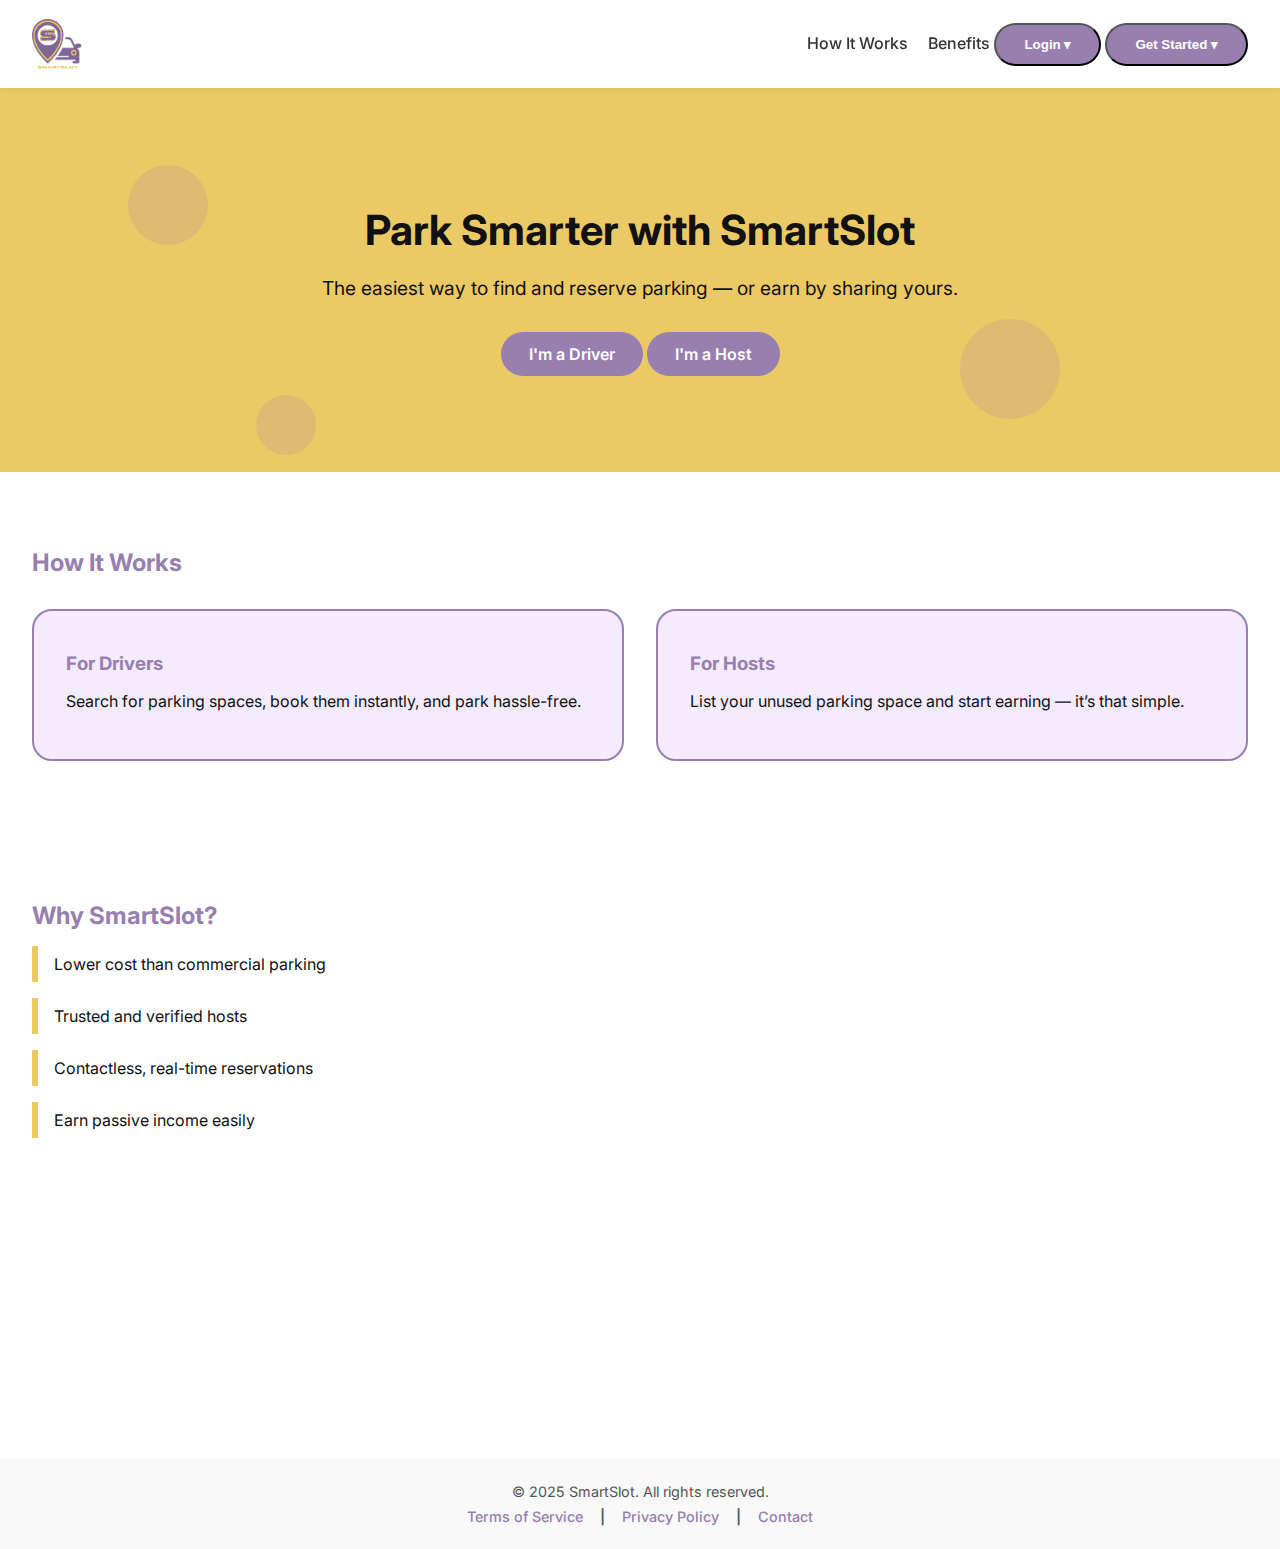
<file: index.html>
<!DOCTYPE html>
<html lang="en">
<head>
  <meta charset="UTF-8" />
  <meta name="viewport" content="width=device-width, initial-scale=1.0"/>
  <title>SmartSlot – Park Smarter</title>
  <link rel="stylesheet" href="style.css" />
  <link href="https://fonts.googleapis.com/css2?family=Inter&display=swap" rel="stylesheet">
</head>
<body>
  <header>
    <div class="logo animate">
      <img src="smartslot-logo.png" alt="SmartSlot Logo" class="logo-img">
    </div>
    <nav class="nav-dropdown">
      <a href="#how">How It Works</a>
      <a href="#benefits">Benefits</a>

      <div class="dropdown">
        <button class="btn-primary">Login ▾</button>
        <div class="dropdown-content">
          <a href="login-driver.html">As Driver</a>
          <a href="login-host.html">As Host</a>
        </div>
      </div>

      <div class="dropdown">
        <button class="btn-primary">Get Started ▾</button>
        <div class="dropdown-content">
          <a href="register-driver.html">As Driver</a>
          <a href="register-host.html">As Host</a>
        </div>
      </div>
    </nav>
  </header>

  <section class="hero animate">
    <div class="bubbles">
      <div class="bubble"></div>
      <div class="bubble"></div>
      <div class="bubble"></div>
    </div>
    <h1>Park Smarter with <span class="highlight-purple">Smart</span><span class="highlight-yellow">Slot</span></h1>
    <p>The easiest way to find and reserve parking — or earn by sharing yours.</p>

    <div class="cta-buttons">
      <a href="register-driver.html" class="btn-primary">I'm a Driver</a>
      <a href="register-host.html" class="btn-primary">I'm a Host</a>
    </div>
  </section>

  <section id="how" class="how-it-works animate">
    <h2>How It Works</h2>
    <div class="steps">
      <div class="step">
        <h3>For Drivers</h3>
        <p>Search for parking spaces, book them instantly, and park hassle-free.</p>
      </div>
      <div class="step animate">
        <h3>For Hosts</h3>
        <p>List your unused parking space and start earning — it’s that simple.</p>
      </div>
    </div>
  </section>

  <section id="benefits" class="benefits animate">
    <h2>Why SmartSlot?</h2>
    <ul>
      <li>Lower cost than commercial parking</li>
      <li>Trusted and verified hosts</li>
      <li>Contactless, real-time reservations</li>
      <li>Earn passive income easily</li>
    </ul>
  </section>

  <section id="join" class="cta animate">
    <h2>Ready to SmartSlot?</h2>
    <p>Join our community of drivers and hosts revolutionizing parking.</p>
    <div class="cta-buttons">
      <a href="register-driver.html" class="btn-pill purple">Join as Driver</a>
      <a href="register-host.html" class="btn-pill yellow">Join as Host</a>
    </div>
  </section>

<footer style="background: #f9f9f9; padding: 1.5rem 2rem; text-align: center; font-family: 'Inter', sans-serif; font-size: 0.9rem; color: #555;">
  <p style="margin: 0 0 0.5rem 0;">&copy; 2025 SmartSlot. All rights reserved.</p>
  <nav style="font-weight: 600;">
    <a href="terms-of-service.html" style="color: #977fb0; text-decoration: none; margin: 0 0.8rem;">Terms of Service</a> |
    <a href="privacy.html" style="color: #977fb0; text-decoration: none; margin: 0 0.8rem;">Privacy Policy</a> |
    <a href="contact.html" style="color: #977fb0; text-decoration: none; margin: 0 0.8rem;">Contact</a>
  </nav>
</footer>


  <script>
    const observer = new IntersectionObserver((entries) => {
      entries.forEach(entry => {
        if (entry.isIntersecting) {
          entry.target.classList.add('show');
          observer.unobserve(entry.target);
        }
      });
    }, { threshold: 0.1 });

    document.querySelectorAll('.animate').forEach(el => observer.observe(el));
  </script>
</body>
</html>
</file>
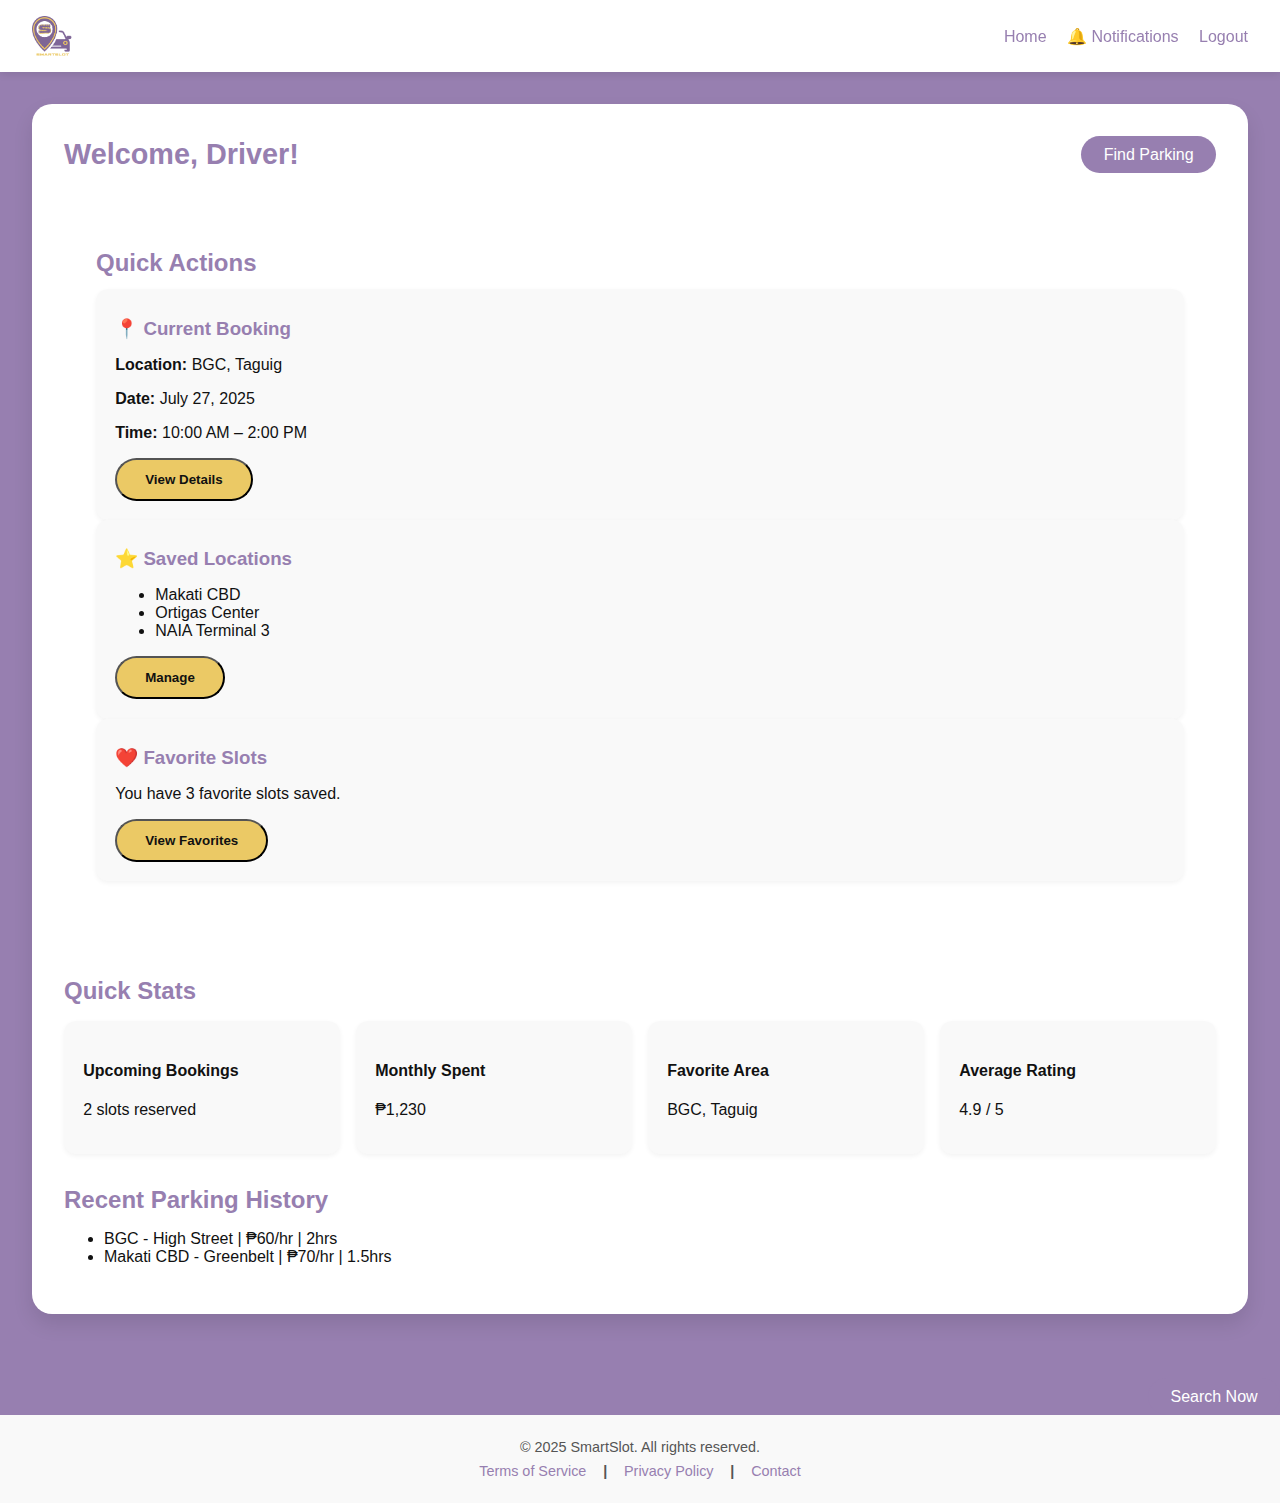
<file: driver-dashboard.html>
<!DOCTYPE html>
<html lang="en">
<head>
  <meta charset="UTF-8" />
  <meta name="viewport" content="width=device-width, initial-scale=1.0"/>
  <title>SmartSlot Driver Dashboard</title>
  <link rel="stylesheet" href="style.css" />
  <style>
    body {
      margin: 0;
      font-family: 'Inter', sans-serif;
      background: #977fb0;
      min-height: 100vh;
      display: flex;
      flex-direction: column;
    }

    header {
      background: white;
      display: flex;
      justify-content: space-between;
      align-items: center;
      padding: 1rem 2rem;
      box-shadow: 0 2px 8px rgba(0,0,0,0.1);
      position: sticky;
      top: 0;
      z-index: 1000;
    }

    .logo {
      font-weight: bold;
      font-size: 1.5rem;
      color: #977fb0;
    }

    nav a {
      margin-left: 1rem;
      text-decoration: none;
      color: #977fb0;
      font-weight: 500;
    }

    .dashboard-container {
      background: white;
      max-width: 1200px;
      margin: 2rem auto;
      padding: 2rem;
      border-radius: 20px;
      box-shadow: 0 10px 20px rgba(0,0,0,0.1);
      width: 90%;
    }

    .dashboard-header {
      display: flex;
      flex-wrap: wrap;
      justify-content: space-between;
      align-items: center;
      gap: 1rem;
    }

    .dashboard-header h1 {
      margin: 0;
      font-size: 1.8rem;
    }

    .btn {
      background-color: #977fb0;
      color: white;
      padding: 0.6rem 1.4rem;
      border: none;
      border-radius: 999px;
      cursor: pointer;
      transition: 0.2s ease;
      font-size: 1rem;
    }

    .btn:hover {
      background-color: #5B21B6;
    }

    .section {
      margin-top: 2rem;
    }

    .section h2 {
      margin-bottom: 1rem;
    }

    .card-grid {
      display: grid;
      grid-template-columns: repeat(auto-fit, minmax(250px, 1fr));
      gap: 1rem;
    }

    .card {
      background: #f9f9f9;
      border-radius: 12px;
      padding: 1.2rem;
      box-shadow: 0 2px 5px rgba(0,0,0,0.05);
    }

    .modal {
      display: none;
      position: fixed;
      top: 0; left: 0;
      width: 100%; height: 100%;
      background-color: rgba(0,0,0,0.5);
      justify-content: center;
      align-items: center;
      z-index: 2000;
      padding: 1rem;
    }

    .modal-content {
      background: white;
      padding: 2rem;
      border-radius: 20px;
      width: 100%;
      max-width: 500px;
      box-shadow: 0 5px 15px rgba(0,0,0,0.2);
    }

    .modal-content h2 {
      margin-top: 0;
    }

    .close {
      float: right;
      font-size: 1.5rem;
      cursor: pointer;
    }

    footer {
      text-align: center;
      padding: 1rem;
      color: white;
      margin-top: auto;
    }

    @media (max-width: 600px) {
      .dashboard-header h1 {
        font-size: 1.5rem;
      }

      .btn {
        padding: 0.5rem 1rem;
        font-size: 0.9rem;
      }

      .card {
        padding: 1rem;
        .quick-actions {
  margin-top: 2rem;
  display: grid;
  gap: 1.5rem;
}

.quick-actions .card {
  background: #ffffff;
  padding: 1.5rem;
  border-radius: 1rem;
  box-shadow: 0 4px 10px rgba(0,0,0,0.06);
  transition: 0.3s ease;
}

.quick-actions .card:hover {
  transform: translateY(-3px);
}

.quick-actions h3 {
  font-size: 1.2rem;
  margin-bottom: 0.5rem;
}

.quick-actions ul {
  list-style: disc inside;
  padding-left: 1rem;
}

.btn-secondary {
  background-color: #e2e8f0;
  color: #1f2937;
  border: none;
  padding: 0.5rem 1rem;
  border-radius: 9999px;
  cursor: pointer;
  transition: background 0.3s ease;
  margin-top: 0.5rem;
}

.btn-secondary:hover {
  background-color: #cbd5e0;
}

      }
    }
  </style>
</head>
<body>
    <header>
    <div class="logo">
      <img src="smartslot-logo.png" alt="SmartSlot Logo" style="height: 40px; vertical-align: middle;" />
    </div>
    <nav>
      <a href="index.html">Home</a>
      <a href="#" id="notificationBtn">🔔 Notifications</a>
      <a href="#">Logout</a>
    </nav>
  </header>
  <div class="dashboard-container">
    <div class="dashboard-header">
      <h1>Welcome, Driver!</h1>
      <button class="btn" onclick="openModal('searchModal')">Find Parking</button>
    </div>
<section class="quick-actions">
  <h2>Quick Actions</h2>

  <!-- Current Booking -->
  <div class="card current-booking">
    <h3>📍 Current Booking</h3>
    <p><strong>Location:</strong> BGC, Taguig</p>
    <p><strong>Date:</strong> July 27, 2025</p>
    <p><strong>Time:</strong> 10:00 AM – 2:00 PM</p>
    <button class="btn-secondary">View Details</button>
  </div>

  <!-- Saved Locations / Recent Searches -->
  <div class="card saved-locations">
    <h3>⭐ Saved Locations</h3>
    <ul>
      <li>Makati CBD</li>
      <li>Ortigas Center</li>
      <li>NAIA Terminal 3</li>
    </ul>
    <button class="btn-secondary">Manage</button>
  </div>

  <!-- Favorites -->
  <div class="card favorites">
    <h3>❤️ Favorite Slots</h3>
    <p>You have 3 favorite slots saved.</p>
    <button class="btn-secondary">View Favorites</button>
  </div>
</section>

    <div class="section">
      <h2>Quick Stats</h2>
      <div class="card-grid">
        <div class="card">
          <h4>Upcoming Bookings</h4>
          <p>2 slots reserved</p>
        </div>
        <div class="card">
          <h4>Monthly Spent</h4>
          <p>₱1,230</p>
        </div>
        <div class="card">
          <h4>Favorite Area</h4>
          <p>BGC, Taguig</p>
        </div>
        <div class="card">
          <h4>Average Rating</h4>
          <p>4.9 / 5</p>
        </div>
      </div>
    </div>

    <div class="section">
      <h2>Recent Parking History</h2>
      <ul>
        <li>BGC - High Street | ₱60/hr | 2hrs</li>
        <li>Makati CBD - Greenbelt | ₱70/hr | 1.5hrs</li>
      </ul>
    </div>
  </div>

<!-- Search Modal (Uber-style) -->
<div id="searchModal" class="modal">
  <div class="modal-content" style="max-width: 600px;">
    <span class="close" onclick="closeModal('searchModal')">&times;</span>
    <h2 style="margin-bottom: 1rem;">Search for Parking</h2>

    <!-- Location Input -->
    <label style="font-weight: 500;">Location</label>
    <input type="text" placeholder="e.g. BGC, Makati, Ortigas..." style="width: 100%; padding: 0.7rem; border-radius: 12px; border: 1px solid #ccc; margin-bottom: 1rem;" />

    <!-- Filter Dropdowns -->
    <div style="display: flex; flex-wrap: wrap; gap: 1rem; margin-bottom: 1rem;">
      <div style="flex: 1;">
        <label style="font-weight: 500;">Date</label>
        <input type="date" style="width: 100%; padding: 0.6rem; border-radius: 12px; border: 1px solid #ccc;" />
      </div>
      <div style="flex: 1;">
        <label style="font-weight: 500;">Time</label>
        <input type="time" style="width: 100%; padding: 0.6rem; border-radius: 12px; border: 1px solid #ccc;" />
      </div>
    </div>

    <div style="margin-bottom: 1rem;">
      <label style="font-weight: 500;">Parking Type</label>
      <select style="width: 100%; padding: 0.6rem; border-radius: 12px; border: 1px solid #ccc;">
        <option value="">Any</option>
        <option value="covered">Covered</option>
        <option value="open">Open</option>
      </select>
    </div>

    <div style="margin-bottom: 1rem;">
      <label style="font-weight: 500;">Amenities</label>
      <select style="width: 100%; padding: 0.6rem; border-radius: 12px; border: 1px solid #ccc;">
        <option value="">Select Amenities</option>
        <option value="ev">EV Charging</option>
        <option value="wheelchair">Wheelchair Accessible</option>
      </select>
    </div>

    <div style="margin-bottom: 1.5rem;">
      <label style="font-weight: 500;">Price Range</label>
      <select style="width: 100%; padding: 0.6rem; border-radius: 12px; border: 1px solid #ccc;">
        <option value="">Any</option>
        <option value="50">&lt; ₱50/hr</option>
        <option value="100">₱50–₱100/hr</option>
        <option value="150">&gt; ₱100/hr</option>
      </select>
    </div>

    <!-- Static Map -->
    <div style="margin-top: 2rem;">
      <label style="font-weight: 500;">Map View</label>
      <div style="width: 100%; height: 250px; border-radius: 12px; overflow: hidden; box-shadow: 0 4px 10px rgba(0,0,0,0.1);">
        <iframe
          width="100%"
          height="250"
          frameborder="0"
          style="border:0"
          src="https://maps.google.com/maps?q=manila&t=&z=13&ie=UTF8&iwloc=&output=embed"
          allowfullscreen
        ></iframe>
      </div>
    </div>

    <!-- Search Button -->
    <button class="btn-pill purple" style="margin-top: 1.5rem; width: 100%;">Search Now</button>
  </div>
</div>

    <div style="margin-top: 2rem; text-align: right;">
      <button class="btn">Search Now</button>
    </div>
  </div>
</div>


  <!-- Notifications Modal -->
  <div id="notifModal" class="modal">
    <div class="modal-content">
      <span class="close" onclick="closeModal('notifModal')">&times;</span>
      <h2>Notifications</h2>
      <ul>
        <li>You successfully booked a slot in Ortigas</li>
        <li>Your parking at Greenbelt is expiring in 15 minutes</li>
      </ul>
    </div>
  </div>

<footer style="background: #f9f9f9; padding: 1.5rem 2rem; text-align: center; font-family: 'Inter', sans-serif; font-size: 0.9rem; color: #555;">
  <p style="margin: 0 0 0.5rem 0;">&copy; 2025 SmartSlot. All rights reserved.</p>
  <nav style="font-weight: 600;">
    <a href="terms-of-service.html" style="color: #977fb0; text-decoration: none; margin: 0 0.8rem;">Terms of Service</a> |
    <a href="privacy.html" style="color: #977fb0; text-decoration: none; margin: 0 0.8rem;">Privacy Policy</a> |
    <a href="contact.html" style="color: #977fb0; text-decoration: none; margin: 0 0.8rem;">Contact</a>
  </nav>
</footer>

  <script>
    function openModal(id) {
      document.getElementById(id).style.display = 'flex';
    }

    function closeModal(id) {
      document.getElementById(id).style.display = 'none';
    }

    window.onclick = function(e) {
      ['searchModal', 'notifModal'].forEach(id => {
        const modal = document.getElementById(id);
        if (e.target === modal) {
          modal.style.display = 'none';
        }
      });
    }
  </script>
</body>
</html>
</file>
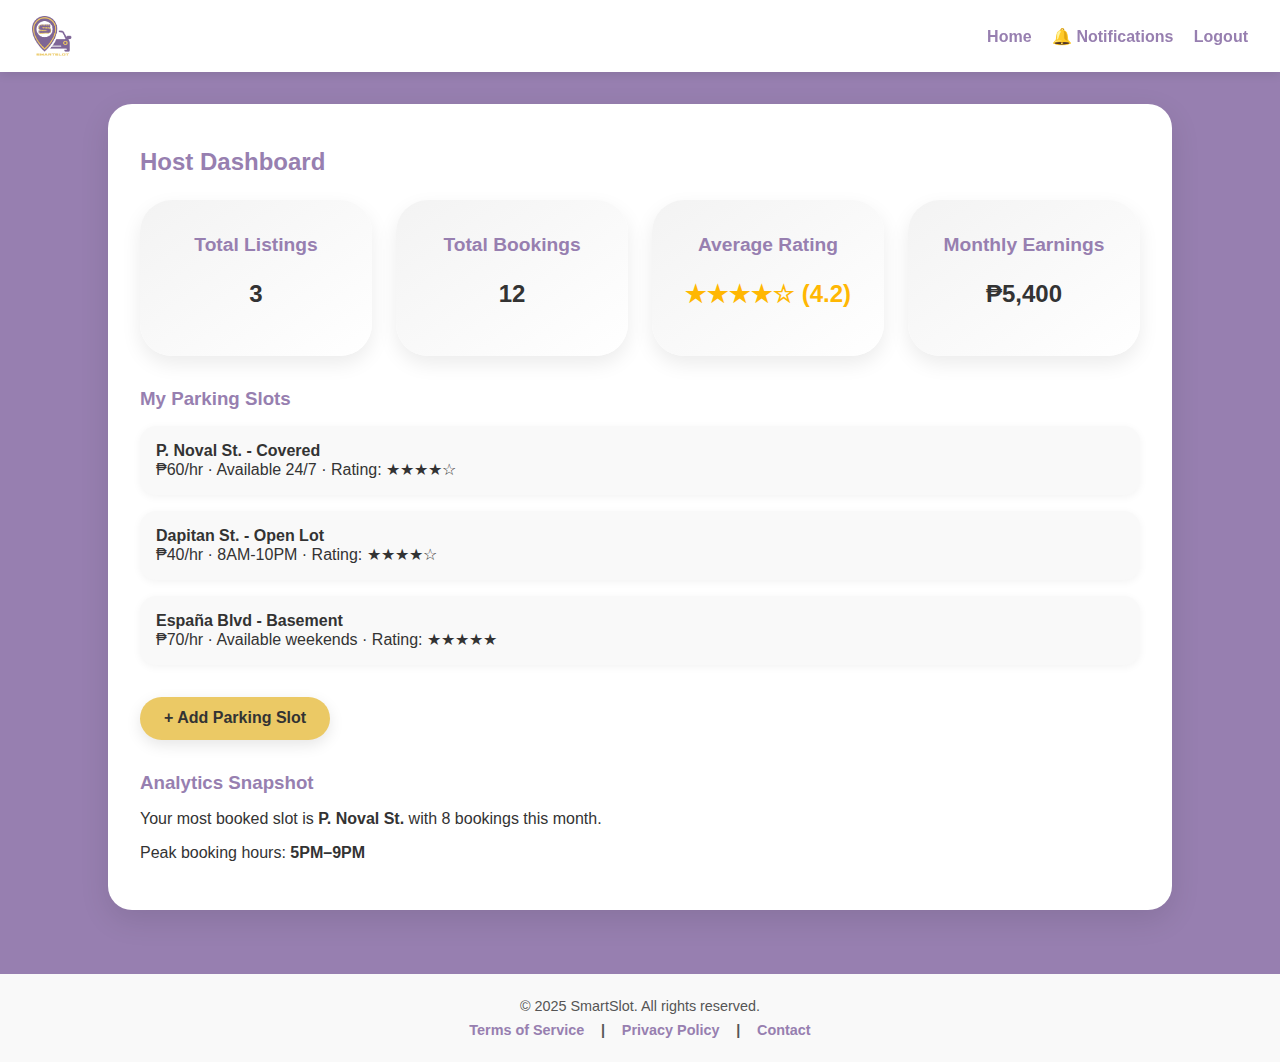
<file: host-dashboard.html>
<!DOCTYPE html>
<html lang="en">
<head>
  <meta charset="UTF-8" />
  <meta name="viewport" content="width=device-width, initial-scale=1.0" />
  <title>Host Dashboard - SmartSlot</title>
  <link rel="stylesheet" href="style.css" />
  <style>
    body {
      font-family: 'Inter', sans-serif;
      margin: 0;
      background: #977fb0;
      color: #333;
    }

    header {
      background: white;
      padding: 1rem 2rem;
      box-shadow: 0 2px 10px rgba(0,0,0,0.1);
      display: flex;
      justify-content: space-between;
      align-items: center;
    }

    .logo {
      font-weight: bold;
      font-size: 1.5rem;
      color: #977fb0;
    }

    nav a {
      margin-left: 1rem;
      color: #977fb0;
      text-decoration: none;
      font-weight: 600;
    }

    .dashboard {
      max-width: 1000px;
      margin: 2rem auto;
      background: white;
      padding: 2rem;
      border-radius: 1.5rem;
      box-shadow: 0 10px 30px rgba(0,0,0,0.1);
    }

    h2 {
      color: #977fb0;
      margin-bottom: 1.5rem;
    }

    .stats {
      display: grid;
      grid-template-columns: repeat(auto-fit, minmax(220px, 1fr));
      gap: 1.5rem;
      margin-bottom: 2rem;
    }

    .card {
      background: linear-gradient(145deg, #f3f3f3, #ffffff);
      border-radius: 2rem;
      padding: 1.5rem;
      text-align: center;
      box-shadow: 0 8px 20px rgba(0,0,0,0.08);
      transition: transform 0.3s ease;
    }

    .card:hover {
      transform: scale(1.03);
    }

    .card h3 {
      margin-bottom: 0.5rem;
      font-size: 1.2rem;
      color: #977fb0;
    }

    .card p {
      font-size: 1.5rem;
      font-weight: bold;
    }

    .my-slots, .analytics {
      margin-top: 2rem;
    }

    .my-slots h3, .analytics h3 {
      color: #977fb0;
      margin-bottom: 1rem;
    }

    .slot {
      background: #f9f9f9;
      padding: 1rem;
      border-radius: 1rem;
      margin-bottom: 1rem;
      box-shadow: 0 2px 8px rgba(0,0,0,0.05);
    }

    .add-btn {
      display: inline-block;
      background: #ebc965;
      color: #333;
      padding: 0.8rem 1.5rem;
      border-radius: 9999px;
      font-weight: bold;
      margin-top: 1rem;
      text-decoration: none;
      box-shadow: 0 5px 15px rgba(0,0,0,0.1);
      transition: background 0.3s ease;
    }

    .add-btn:hover {
      background: #f4c400;
    }

    .rating {
      font-size: 1.2rem;
      color: #FFB703;
    }

    footer {
      text-align: center;
      padding: 2rem;
      color: #fff;
      margin-top: 4rem;
    }
  </style>
</head>
<body>
  <header>
    <div class="logo">
      <img src="smartslot-logo.png" alt="SmartSlot Logo" style="height: 40px; vertical-align: middle;" />
    </div>
    <nav>
      <a href="index.html">Home</a>
      <a href="#" id="notificationBtn">🔔 Notifications</a>
      <a href="#">Logout</a>
    </nav>
  </header>

  <div class="dashboard">
    <h2>Host Dashboard</h2>
    <div class="stats">
      <div class="card">
        <h3>Total Listings</h3>
        <p>3</p>
      </div>
      <div class="card">
        <h3>Total Bookings</h3>
        <p>12</p>
      </div>
      <div class="card">
        <h3>Average Rating</h3>
        <p class="rating">★★★★☆ (4.2)</p>
      </div>
      <div class="card">
        <h3>Monthly Earnings</h3>
        <p>₱5,400</p>
      </div>
    </div>

    <div class="my-slots">
      <h3>My Parking Slots</h3>
      <div class="slot">
        <strong>P. Noval St. - Covered</strong><br />
        ₱60/hr · Available 24/7 · Rating: ★★★★☆
      </div>
      <div class="slot">
        <strong>Dapitan St. - Open Lot</strong><br />
        ₱40/hr · 8AM-10PM · Rating: ★★★★☆
      </div>
      <div class="slot">
        <strong>España Blvd - Basement</strong><br />
        ₱70/hr · Available weekends · Rating: ★★★★★
      </div>
      <a href="#" id="openModalBtn" class="add-btn">+ Add Parking Slot</a>
    </div>

    <div class="analytics">
      <h3>Analytics Snapshot</h3>
      <p>Your most booked slot is <strong>P. Noval St.</strong> with 8 bookings this month.</p>
      <p>Peak booking hours: <strong>5PM–9PM</strong></p>
    </div>
  </div>

<footer style="background: #f9f9f9; padding: 1.5rem 2rem; text-align: center; font-family: 'Inter', sans-serif; font-size: 0.9rem; color: #555;">
  <p style="margin: 0 0 0.5rem 0;">&copy; 2025 SmartSlot. All rights reserved.</p>
  <nav style="font-weight: 600;">
    <a href="terms-of-service.html" style="color: #977fb0; text-decoration: none; margin: 0 0.8rem;">Terms of Service</a> |
    <a href="privacy.html" style="color: #977fb0; text-decoration: none; margin: 0 0.8rem;">Privacy Policy</a> |
    <a href="contact.html" style="color: #977fb0; text-decoration: none; margin: 0 0.8rem;">Contact</a>
  </nav>
</footer>

  <!-- Add Slot Modal -->
  <div id="addSlotModal" class="modal">
    <div class="modal-content">
      <span class="close" id="closeModal">&times;</span>
      <h2>Post a Parking Slot</h2>
      <form id="slotForm">
        <label for="location">Location</label>
        <input type="text" id="location" name="location" placeholder="e.g., 123 Luna St, Makati" required />

        <label for="price">Price per Hour (₱)</label>
        <input type="number" id="price" name="price" placeholder="e.g., 50" required />

        <label for="dimensions">Vehicle Fit (Dimensions / Clearance)</label>
        <input type="text" id="dimensions" name="dimensions" placeholder="e.g., Fits sedans & small SUVs (2.2m clearance)" required />

        <label for="slot-type">Slot Type</label>
        <select id="slot-type" name="slot-type" required>
          <option value="">Select Type</option>
          <option value="open">Open Space</option>
          <option value="covered">Covered Parking</option>
          <option value="garage">Garage</option>
        </select>

        <label for="charging">EV Charging Available?</label>
        <select id="charging" name="charging" required>
          <option value="">Select</option>
          <option value="yes">Yes</option>
          <option value="no">No</option>
        </select>

        <label for="tips">Smart Pricing Tip</label>
        <input type="text" id="tips" value="Suggested rate: ₱45–₱55/hr (based on area demand)" readonly />

        <button type="submit" class="modal-submit">Post Slot</button>
      </form>
    </div>
  </div>

  <!-- Notification Modal -->
<div id="notificationModal" class="modal">
  <div class="modal-content">
    <span class="close" id="closeNotificationModal">&times;</span>
    <h2>Notifications</h2>
    <ul>
      <li>New booking for P. Noval St. on July 28, 5PM</li>
      <li>Your slot “Dapitan St.” received a 5-star rating!</li>
      <li>Tip: Weekend pricing is trending up in your area 📈</li>
    </ul>
  </div>
</div>


<script>
  const modal = document.getElementById('addSlotModal');
  const openBtn = document.getElementById('openModalBtn');
  const closeBtn = document.querySelector('.close');

  openBtn.onclick = () => modal.style.display = 'block';
  closeBtn.onclick = () => modal.style.display = 'none';
  window.onclick = (e) => {
    if (e.target == modal) modal.style.display = 'none';
  };

  // Optional: Handle slot submission
  document.getElementById('slotForm').addEventListener('submit', function(e) {
    e.preventDefault();
    alert('Parking slot posted!');
    modal.style.display = 'none';
    this.reset();
  });

  // Notification Modal logic
const notifModal = document.getElementById('notificationModal');
const notifBtn = document.getElementById('notificationBtn');
const closeNotifBtn = document.getElementById('closeNotificationModal');

notifBtn.onclick = () => notifModal.style.display = 'block';
closeNotifBtn.onclick = () => notifModal.style.display = 'none';
window.onclick = (e) => {
  if (e.target == notifModal) notifModal.style.display = 'none';
};

</script>

</body>
</html>
</file>
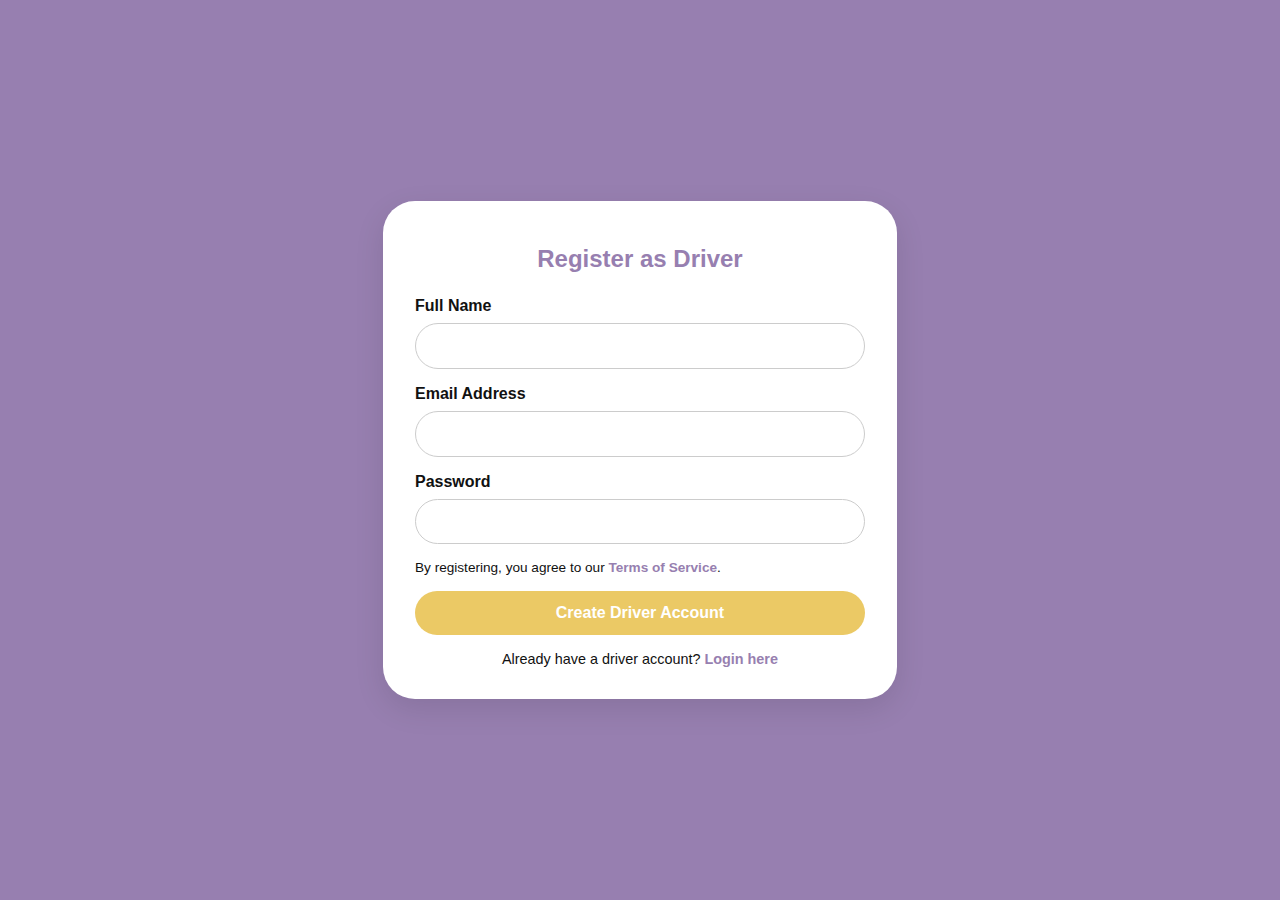
<file: register-driver.html>
<!DOCTYPE html>
<html lang="en">
<head>
  <meta charset="UTF-8" />
  <meta name="viewport" content="width=device-width, initial-scale=1.0" />
  <title>SmartSlot Driver Registration</title>
  <link rel="stylesheet" href="style.css" />
  <style>
    body {
      font-family: 'Inter', sans-serif;
      background: #977fb0;
      display: flex;
      align-items: center;
      justify-content: center;
      height: 100vh;
      margin: 0;
    }

    .register-container {
      background: #ffffff;
      padding: 2rem;
      border-radius: 2rem;
      box-shadow: 0 10px 30px rgba(0, 0, 0, 0.1);
      width: 90%;
      max-width: 450px;
      animation: fadeIn 1s ease;
    }

    .register-container h2 {
      text-align: center;
      margin-bottom: 1.5rem;
      color: #977fb0;
    }

    .form-group {
      margin-bottom: 1rem;
    }

    .form-group label {
      display: block;
      margin-bottom: 0.5rem;
      font-weight: 600;
    }

    .form-group input {
      width: 100%;
      padding: 0.8rem 1rem;
      border-radius: 9999px;
      border: 1px solid #ccc;
      font-size: 1rem;
      box-sizing: border-box;
    }

    .form-group input:focus {
      border-color: #977fb0;
    }

    .btn-register {
      width: 100%;
      background-color: #ebc965;
      color: white;
      padding: 0.8rem;
      border: none;
      border-radius: 9999px;
      font-weight: bold;
      font-size: 1rem;
      cursor: pointer;
      transition: background-color 0.3s;
    }

    .btn-register:hover {
      background-color: #facc15;
    }

    .bottom-text {
      text-align: center;
      margin-top: 1rem;
      font-size: 0.9rem;
    }

    .bottom-text a {
      color: #977fb0;
      text-decoration: none;
      font-weight: 600;
    }

    @keyframes fadeIn {
      from { opacity: 0; transform: translateY(20px); }
      to { opacity: 1; transform: translateY(0); }
    }

    .modal {
  position: fixed;
  z-index: 1000;
  left: 0;
  top: 0;
  width: 100%;
  height: 100%;
  overflow: auto;
  background-color: rgba(0, 0, 0, 0.4); /* dark semi-transparent background */
}

  </style>
</head>
<body>
  <div class="register-container">
    <h2>Register as Driver</h2>
    <form id="driver-register-form">
      <div class="form-group">
        <label for="name">Full Name</label>
        <input type="text" id="name" required />
      </div>
      <div class="form-group">
        <label for="email">Email Address</label>
        <input type="email" id="email" required />
      </div>
      <div class="form-group">
        <label for="password">Password</label>
        <input type="password" id="password" required />
      </div>
      <div style="font-size: 0.85rem; margin-bottom: 1rem;">
        By registering, you agree to our
        <a href="#" id="termsLink" style="color: #977fb0; font-weight: 600;">Terms of Service</a>.
      </div>

      <button class="btn-register">Create Driver Account</button>
    </form>
    <div class="bottom-text">
      Already have a driver account?
      <a href="login-driver.html">Login here</a>
    </div>
  </div>

<!-- Driver Terms of Service Modal -->
<div id="driverTermsModal" class="modal" style="display: none;">
  <div class="modal-content" style="
    background: #fff;
    margin: 5% auto;
    padding: 2rem;
    border-radius: 1.5rem;
    width: 90%;
    max-width: 650px;
    box-shadow: 0 10px 30px rgba(0,0,0,0.2);
    position: relative;
    max-height: 80vh;
    overflow-y: auto;
    font-size: 0.95rem;
    line-height: 1.6;
  ">
    <span id="closeDriverTermsModal" style="
      position: absolute;
      top: 1rem;
      right: 1.5rem;
      font-size: 1.5rem;
      cursor: pointer;">&times;</span>

    <h2 style="color: #977fb0; margin-bottom: 1rem;">SmartSlot Driver Terms of Service</h2>

    <p><strong>Effective Date:</strong> July 27, 2025</p>

    <p>This Terms of Service Agreement ("Agreement") is a binding contract between you ("Driver", "You", or "User") and SmartSlot Technologies Inc. ("SmartSlot", "We", or "Us"). This governs your access to and use of the SmartSlot platform in the Republic of the Philippines.</p>

    <h3>1. Scope of Service</h3>
    <p>SmartSlot provides a digital platform enabling drivers to locate, book, and pay for parking spaces listed by registered hosts across various regions in the Philippines.</p>

    <h3>2. Driver Eligibility</h3>
    <p>By registering, you represent that you are at least 18 years old, possess a valid driver's license issued in the Philippines, and are legally authorized to operate a motor vehicle.</p>

    <h3>3. Account Security</h3>
    <p>You are responsible for safeguarding your login credentials. You agree to notify SmartSlot immediately of any unauthorized use of your account.</p>

    <h3>4. Booking and Payment</h3>
    <p>All bookings are made through the SmartSlot platform and are subject to applicable fees. Payments must be completed through our secure payment gateway. Rates may vary based on location, time, and demand.</p>

    <h3>5. Cancellation and Refund Policy</h3>
    <p>Drivers may cancel bookings based on the cancellation terms displayed during checkout. Refunds will be processed according to our platform refund guidelines. Certain bookings, including last-minute ones, may be non-refundable.</p>

    <h3>6. Code of Conduct</h3>
    <p>Drivers agree to:
      <ul>
        <li>Respect host properties and parking guidelines.</li>
        <li>Not damage, block, or misuse the parking area.</li>
        <li>Exit the space promptly after the booking ends.</li>
      </ul>
    </p>

    <h3>7. Nationwide Use</h3>
    <p>SmartSlot operates in multiple cities and regions across the Philippines. Drivers are expected to comply with all local traffic, zoning, and parking regulations applicable in each location where services are accessed.</p>

    <h3>8. Limitation of Liability</h3>
    <p>SmartSlot is not liable for any vehicle damage, theft, injury, or losses incurred at third-party properties. Drivers accept all risks associated with using a host's property and agree to release SmartSlot from related claims.</p>

    <h3>9. Suspension and Termination</h3>
    <p>We reserve the right to suspend or terminate your account for violation of these Terms, suspected fraud, or misuse of the platform.</p>

    <h3>10. Updates to Terms</h3>
    <p>SmartSlot may update these Terms at any time. Continued use of the service constitutes your acceptance of the revised Terms.</p>

    <h3>11. Governing Law</h3>
    <p>This Agreement is governed by the laws of the Republic of the Philippines.</p>

    <h3>12. Contact Information</h3>
    <p>For legal inquiries, email us at <strong>legal.smartslot@gmail.com</strong></p>

    <button onclick="document.getElementById('driverTermsModal').style.display='none'" class="btn-register" style="margin-top: 2rem;">Close</button>
  </div>
</div>

  
  <script>
    document.getElementById('driver-register-form').addEventListener('submit', function(e) {
      e.preventDefault();
      window.location.href = 'driver-dashboard.html';
    });
  </script>

  <script>
  const termsModal = document.getElementById('driverTermsModal');         // correct modal ID
const termsLink = document.getElementById('termsLink');                 // your link ID
const closeTermsBtn = document.getElementById('closeDriverTermsModal'); // correct close button ID

termsLink.onclick = function(e) {
  e.preventDefault();
  termsModal.style.display = 'block';
};

closeTermsBtn.onclick = function() {
  termsModal.style.display = 'none';
};

window.onclick = function(e) {
  if (e.target === termsModal) {
    termsModal.style.display = 'none';
  }
};

</script>


  
</body>
</html>
</file>
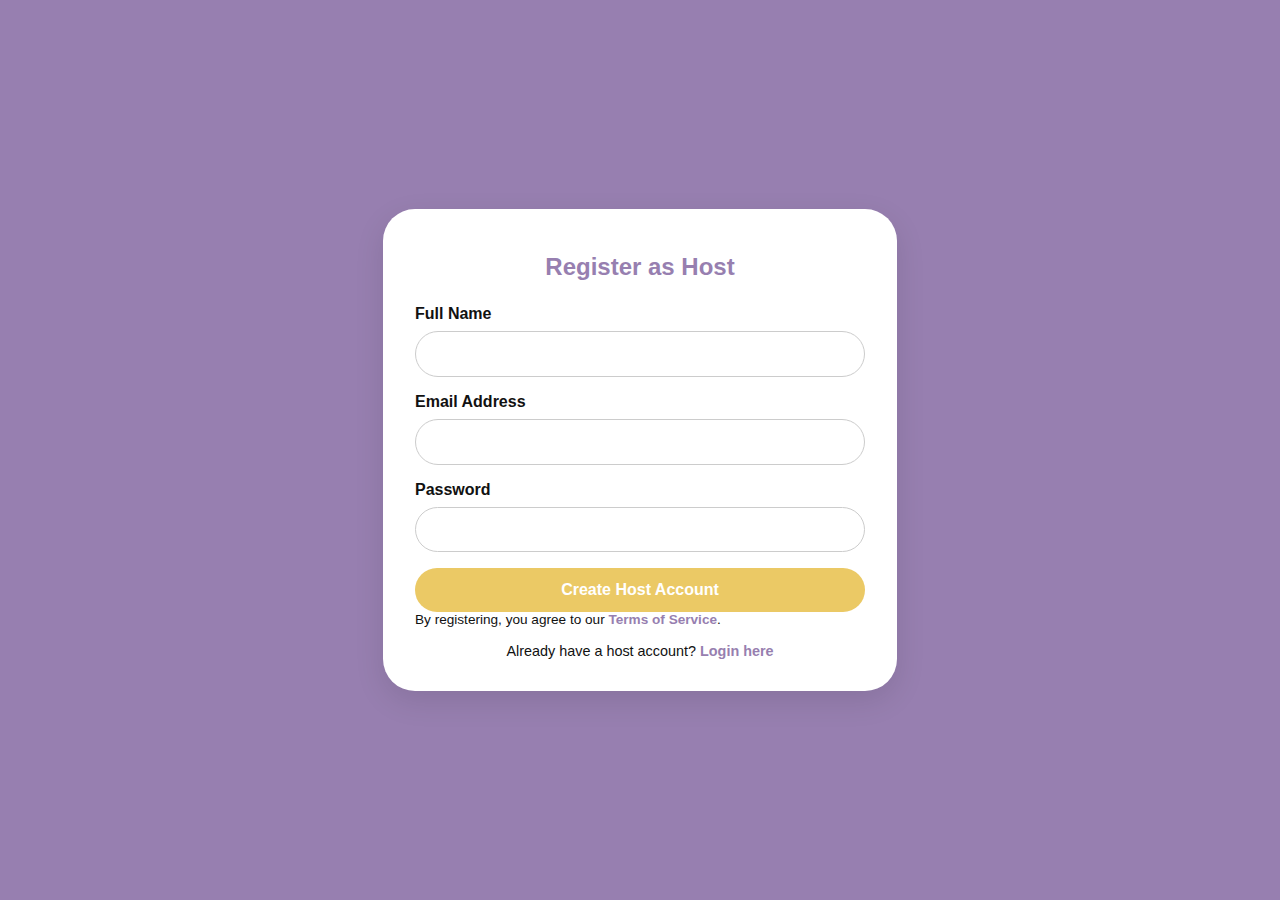
<file: register-host.html>
<!DOCTYPE html>
<html lang="en">
<head>
  <meta charset="UTF-8" />
  <meta name="viewport" content="width=device-width, initial-scale=1.0" />
  <title>SmartSlot Host Registration</title>
  <link rel="stylesheet" href="style.css" />
  <style>
    body {
      font-family: 'Inter', sans-serif;
      background: #977fb0;
      display: flex;
      align-items: center;
      justify-content: center;
      height: 100vh;
      margin: 0;
    }

    .register-container {
      background: #ffffff;
      padding: 2rem;
      border-radius: 2rem;
      box-shadow: 0 10px 30px rgba(0, 0, 0, 0.1);
      width: 90%;
      max-width: 450px;
      animation: fadeIn 1s ease;
    }

    .register-container h2 {
      text-align: center;
      margin-bottom: 1.5rem;
      color: #977fb0;
    }

    .form-group {
      margin-bottom: 1rem;
    }

    .form-group label {
      display: block;
      margin-bottom: 0.5rem;
      font-weight: 600;
    }

    .form-group input {
      width: 100%;
      padding: 0.8rem 1rem;
      border-radius: 9999px;
      border: 1px solid #ccc;
      font-size: 1rem;
      box-sizing: border-box;
    }

    .form-group input:focus {
      border-color: #977fb0;
    }

    .btn-register {
      width: 100%;
      background-color: #ebc965;
      color: white;
      padding: 0.8rem;
      border: none;
      border-radius: 9999px;
      font-weight: bold;
      font-size: 1rem;
      cursor: pointer;
      transition: background-color 0.3s;
    }

    .btn-register:hover {
      background-color: #facc15;
    }

    .bottom-text {
      text-align: center;
      margin-top: 1rem;
      font-size: 0.9rem;
    }

    .bottom-text a {
      color: #977fb0;
      text-decoration: none;
      font-weight: 600;
    }

    @keyframes fadeIn {
      from { opacity: 0; transform: translateY(20px); }
      to { opacity: 1; transform: translateY(0); }
    }
  </style>
</head>
<body>
  <div class="register-container">
    <h2>Register as Host</h2>
    <form id="host-register-form">
      <div class="form-group">
        <label for="name">Full Name</label>
        <input type="text" id="name" required />
      </div>
      <div class="form-group">
        <label for="email">Email Address</label>
        <input type="email" id="email" required />
      </div>
      <div class="form-group">
        <label for="password">Password</label>
        <input type="password" id="password" required />
      </div>
      <button class="btn-register">Create Host Account</button>
      <div style="font-size: 0.85rem; margin-bottom: 1rem;">
  By registering, you agree to our
  <a href="#" id="hostTermsLink" style="color: #977fb0; font-weight: 600;">Terms of Service</a>.
</div>

    </form>
    <div class="bottom-text">
      Already have a host account?
      <a href="login-host.html">Login here</a>
    </div>
  </div>

<!-- Host Terms of Service Modal -->
<div id="hostTermsModal" class="modal" style="display: none;">
  <div class="modal-content" style="
    background: #fff;
    margin: 5% auto;
    padding: 2rem;
    border-radius: 1.5rem;
    width: 90%;
    max-width: 650px;
    box-shadow: 0 10px 30px rgba(0,0,0,0.2);
    position: relative;
    max-height: 80vh;
    overflow-y: auto;
    font-size: 0.95rem;
    line-height: 1.6;
    ">

    <span id="closeHostTermsModal" style="
      position: absolute;
      top: 1rem;
      right: 1.5rem;
      font-size: 1.5rem;
      cursor: pointer;">&times;</span>

    <h2 style="color: #977fb0; margin-bottom: 1rem;">SmartSlot Host Terms of Service</h2>

    <p><strong>Effective Date:</strong> July 27, 2025</p>

    <h3>1. Eligibility</h3>
    <p>You must be 18 or older and legally authorized to list a parking space. This includes owning the space or having permission to rent it out.</p>

    <h3>2. Your Responsibilities as a Host</h3>
    <ul>
      <li>Provide accurate and complete listing information (location, price, availability, rules).</li>
      <li>Ensure your space is clean, safe, and accessible for drivers.</li>
      <li>Honor confirmed bookings and communicate with renters promptly.</li>
      <li>Comply with all relevant property, zoning, and safety laws.</li>
    </ul>

    <h3>3. Payments and Fees</h3>
    <p>You’ll be paid for bookings after deducting SmartSlot’s service fee. Payouts are processed through your linked payment method.</p>

    <h3>4. Cancellations and Account Status</h3>
    <p>Frequent cancellations or unresolved complaints may lead to penalties or suspension. Keep your listing accurate and updated.</p>

    <h3>5. Liability and Insurance</h3>
    <p>SmartSlot is not responsible for any damage, theft, or injuries on your property. We recommend securing your own insurance coverage.</p>

    <h3>6. Content and Listings</h3>
    <p>By listing, you grant SmartSlot the right to show your listing details on the platform. Don’t include misleading, false, or offensive content.</p>

    <h3>7. Modifications</h3>
    <p>We may update these Terms at any time. Continued use of the platform means you agree to the updated version.</p>

    <h3>8. Governing Law</h3>
    <p>This Agreement is governed by the laws of the Republic of the Philippines.</p>

    <h3>9. Contact</h3>
    <p>For questions or legal concerns, email us at <strong>legal.smartslot@gmail.com</strong>.</p>

    <button onclick="document.getElementById('hostTermsModal').style.display='none'" class="btn-register" style="margin-top: 2rem;">Close</button>
  </div>
</div>


  <script>
    document.getElementById('host-register-form').addEventListener('submit', function(e) {
      e.preventDefault();
      window.location.href = 'host-dashboard.html';
    });
  </script>

  <script>
  const hostTermsModal = document.getElementById('hostTermsModal');
  const hostTermsLink = document.getElementById('hostTermsLink');
  const closeHostTermsBtn = document.getElementById('closeHostTermsModal');

  hostTermsLink.onclick = function(e) {
    e.preventDefault();
    hostTermsModal.style.display = 'block';
  };

  closeHostTermsBtn.onclick = function() {
    hostTermsModal.style.display = 'none';
  };

  window.onclick = function(e) {
    if (e.target === hostTermsModal) {
      hostTermsModal.style.display = 'none';
    }
  };
</script>

</body>
</html>
</file>
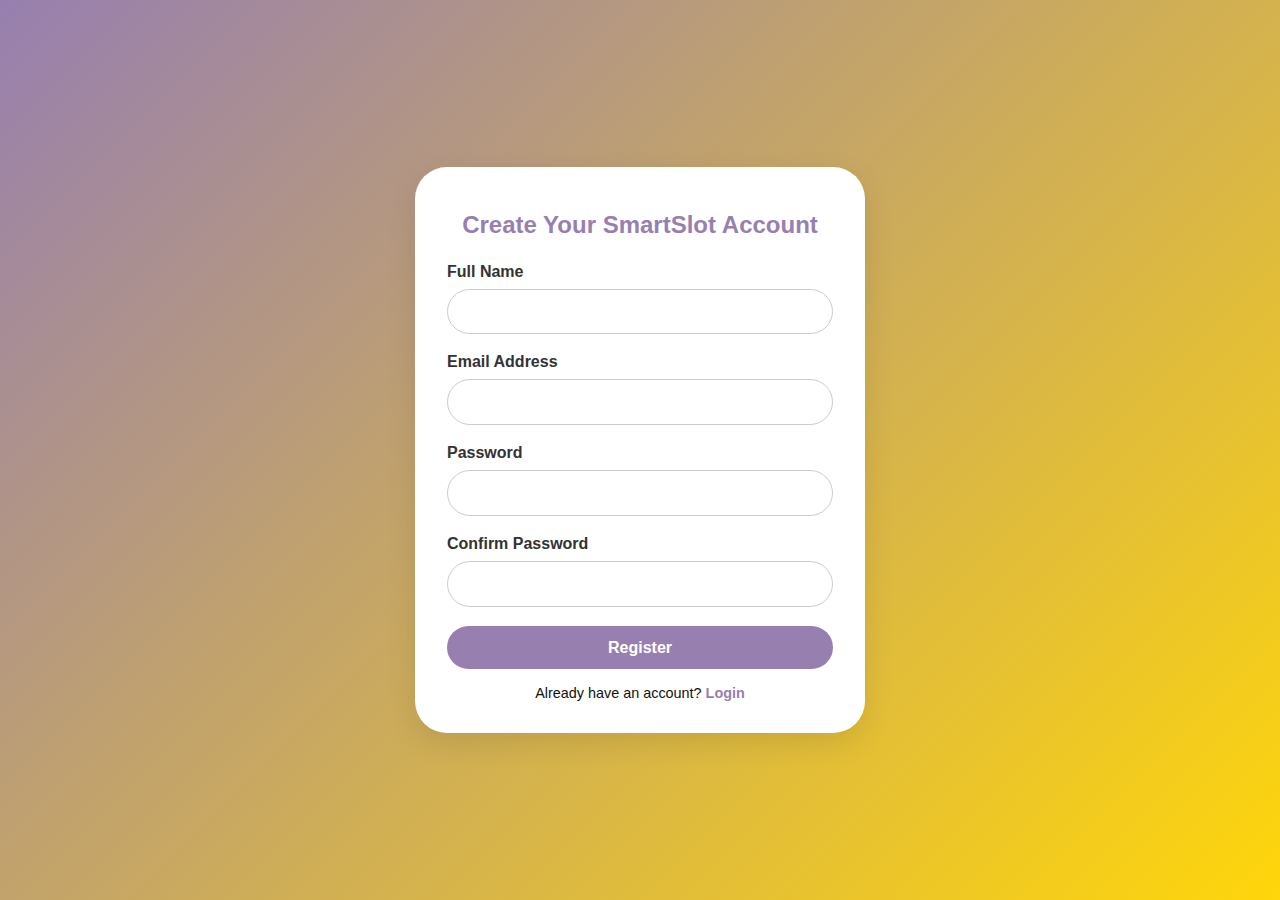
<file: register.html>
<!DOCTYPE html>
<html lang="en">
<head>
  <meta charset="UTF-8" />
  <meta name="viewport" content="width=device-width, initial-scale=1.0" />
  <title>SmartSlot Register</title>
  <link rel="stylesheet" href="style.css" />
  <style>
    body {
      font-family: 'Inter', sans-serif;
      margin: 0;
      padding: 0;
      background: linear-gradient(135deg, #977fb0, #FFD60A);
      display: flex;
      align-items: center;
      justify-content: center;
      height: 100vh;
      overflow: hidden;
    }

    .register-container {
      background: #ffffff;
      padding: 2rem;
      border-radius: 2rem;
      box-shadow: 0 10px 30px rgba(0, 0, 0, 0.1);
      width: 90%;
      max-width: 450px;
      animation: fadeIn 1s ease forwards;
      box-sizing: border-box;
    }

    .register-container h2 {
      text-align: center;
      margin-bottom: 1.5rem;
      color: #977fb0;
    }

    .form-group {
      margin-bottom: 1.2rem;
      width: 100%;
    }

    .form-group label {
      display: block;
      margin-bottom: 0.5rem;
      font-weight: 600;
      color: #333;
    }

    .form-group input {
      width: 100%;
      padding: 0.8rem 1rem;
      border-radius: 9999px;
      border: 1px solid #ccc;
      outline: none;
      font-size: 1rem;
      transition: border-color 0.3s;
      box-sizing: border-box;
    }

    .form-group input:focus {
      border-color: #977fb0;
    }

    .btn-register {
      display: block;
      width: 100%;
      background-color: #977fb0;
      color: white;
      padding: 0.8rem;
      border: none;
      border-radius: 9999px;
      font-weight: bold;
      font-size: 1rem;
      cursor: pointer;
      transition: background-color 0.3s;
      box-sizing: border-box;
    }

    .btn-register:hover {
      background-color: #6d28d9;
    }

    .bottom-text {
      text-align: center;
      margin-top: 1rem;
      font-size: 0.9rem;
    }

    .bottom-text a {
      color: #977fb0;
      text-decoration: none;
      font-weight: 600;
    }

    @keyframes fadeIn {
      0% { opacity: 0; transform: translateY(20px); }
      100% { opacity: 1; transform: translateY(0); }
    }
  </style>
</head>
<body>
  <div class="register-container animate">
    <h2>Create Your SmartSlot Account</h2>
    <form action="/" method="POST">
      <div class="form-group">
        <label for="name">Full Name</label>
        <input type="text" id="name" name="name" required />
      </div>
      <div class="form-group">
        <label for="email">Email Address</label>
        <input type="email" id="email" name="email" required />
      </div>
      <div class="form-group">
        <label for="password">Password</label>
        <input type="password" id="password" name="password" required />
      </div>
      <div class="form-group">
        <label for="confirm-password">Confirm Password</label>
        <input type="password" id="confirm-password" name="confirm-password" required />
      </div>
      <button type="submit" class="btn-register">Register</button>
    </form>
    <div class="bottom-text">
      Already have an account? <a href="login.html">Login</a>
    </div>
  </div>

  <script>
    // Trigger animation
    document.querySelectorAll('.animate').forEach(el => {
      el.classList.add('show');
    });
  </script>
</body>
</html>
</file>
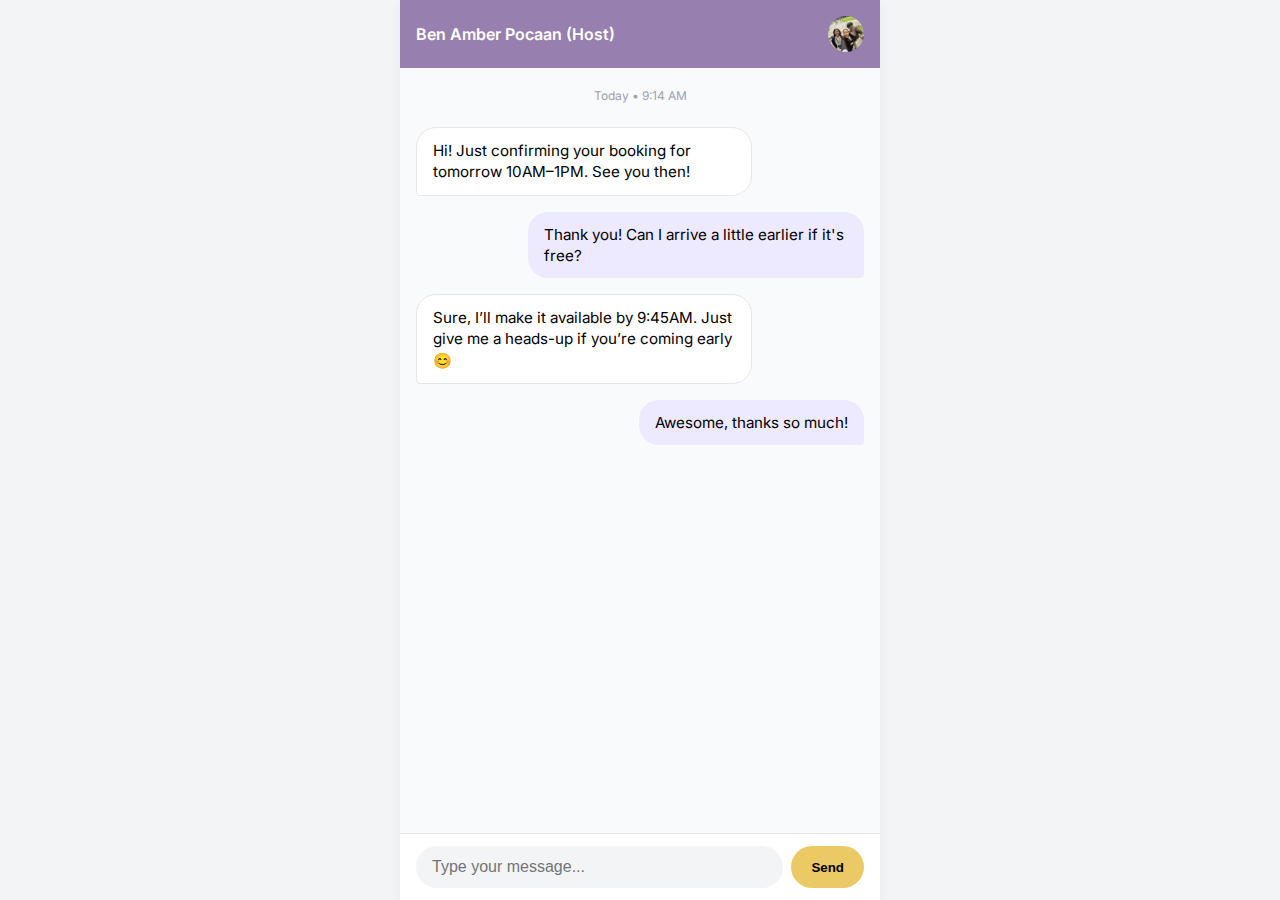
<file: Sample_Conversation.html>
<!DOCTYPE html>
<html lang="en">
<head>
  <meta charset="UTF-8" />
  <meta name="viewport" content="width=device-width, initial-scale=1.0"/>
  <title>SmartSlot Chat</title>
  <link href="https://fonts.googleapis.com/css2?family=Inter&display=swap" rel="stylesheet">
  <style>
    * {
      box-sizing: border-box;
    }

    body {
      margin: 0;
      font-family: 'Inter', sans-serif;
      background-color: #f3f4f6;
    }

    .chat-container {
      display: flex;
      flex-direction: column;
      height: 100vh;
      max-width: 480px;
      margin: auto;
      background: #fff;
      box-shadow: 0 4px 12px rgba(0,0,0,0.05);
    }

    .chat-header {
      display: flex;
      align-items: center;
      padding: 1rem;
      background-color: #977fb0;
      color: white;
      font-size: 1rem;
      font-weight: 600;
      justify-content: space-between;
    }

    .chat-header img {
      width: 36px;
      height: 36px;
      border-radius: 50%;
      object-fit: cover;
    }

    .chat-messages {
      flex: 1;
      padding: 1rem;
      overflow-y: auto;
      display: flex;
      flex-direction: column;
      gap: 1rem;
      background-color: #f9fafb;
    }

    .message-wrapper {
      display: flex;
      align-items: flex-end;
    }

    .message {
      padding: 0.75rem 1rem;
      border-radius: 1.25rem;
      font-size: 0.95rem;
      max-width: 75%;
      line-height: 1.4;
      position: relative;
    }

    .driver-message {
      background-color: #EDE9FE;
      margin-left: auto;
      border-bottom-right-radius: 0.25rem;
    }

    .host-message {
      background-color: #fff;
      border: 1px solid #e5e7eb;
      border-bottom-left-radius: 0.25rem;
    }

    .timestamp {
      font-size: 0.75rem;
      color: #9ca3af;
      margin: 0.25rem 0 0.5rem;
      text-align: center;
    }

    .chat-input {
      display: flex;
      border-top: 1px solid #e5e7eb;
      padding: 0.75rem 1rem;
      background-color: white;
    }

    .chat-input input {
      flex: 1;
      border: none;
      padding: 0.75rem 1rem;
      font-size: 1rem;
      border-radius: 9999px;
      background-color: #f3f4f6;
    }

    .chat-input button {
      background-color: #ebc965;
      border: none;
      padding: 0.75rem 1.25rem;
      border-radius: 9999px;
      margin-left: 0.5rem;
      font-weight: 600;
      cursor: pointer;
    }

    .chat-input input:focus {
      outline: none;
    }

    .chat-input button:focus {
      outline: none;
    }
  </style>
</head>
<body>

<div class="chat-container">
  <div class="chat-header">
    <span>Ben Amber Pocaan (Host)</span>
    <img src="Ben Amber Pocaan.jpg" alt="Host Avatar">
  </div>

  <div class="chat-messages">
    <div class="timestamp">Today • 9:14 AM</div>
    
    <div class="message-wrapper">
      <div class="message host-message">Hi! Just confirming your booking for tomorrow 10AM–1PM. See you then!</div>
    </div>

    <div class="message-wrapper">
      <div class="message driver-message">Thank you! Can I arrive a little earlier if it's free?</div>
    </div>

    <div class="message-wrapper">
      <div class="message host-message">Sure, I’ll make it available by 9:45AM. Just give me a heads-up if you’re coming early 😊</div>
    </div>
    
    <div class="message-wrapper">
      <div class="message driver-message">Awesome, thanks so much!</div>
    </div>
  </div>

  <div class="chat-input">
    <input type="text" placeholder="Type your message..." />
    <button>Send</button>
  </div>
</div>

</body>
</html>
</file>
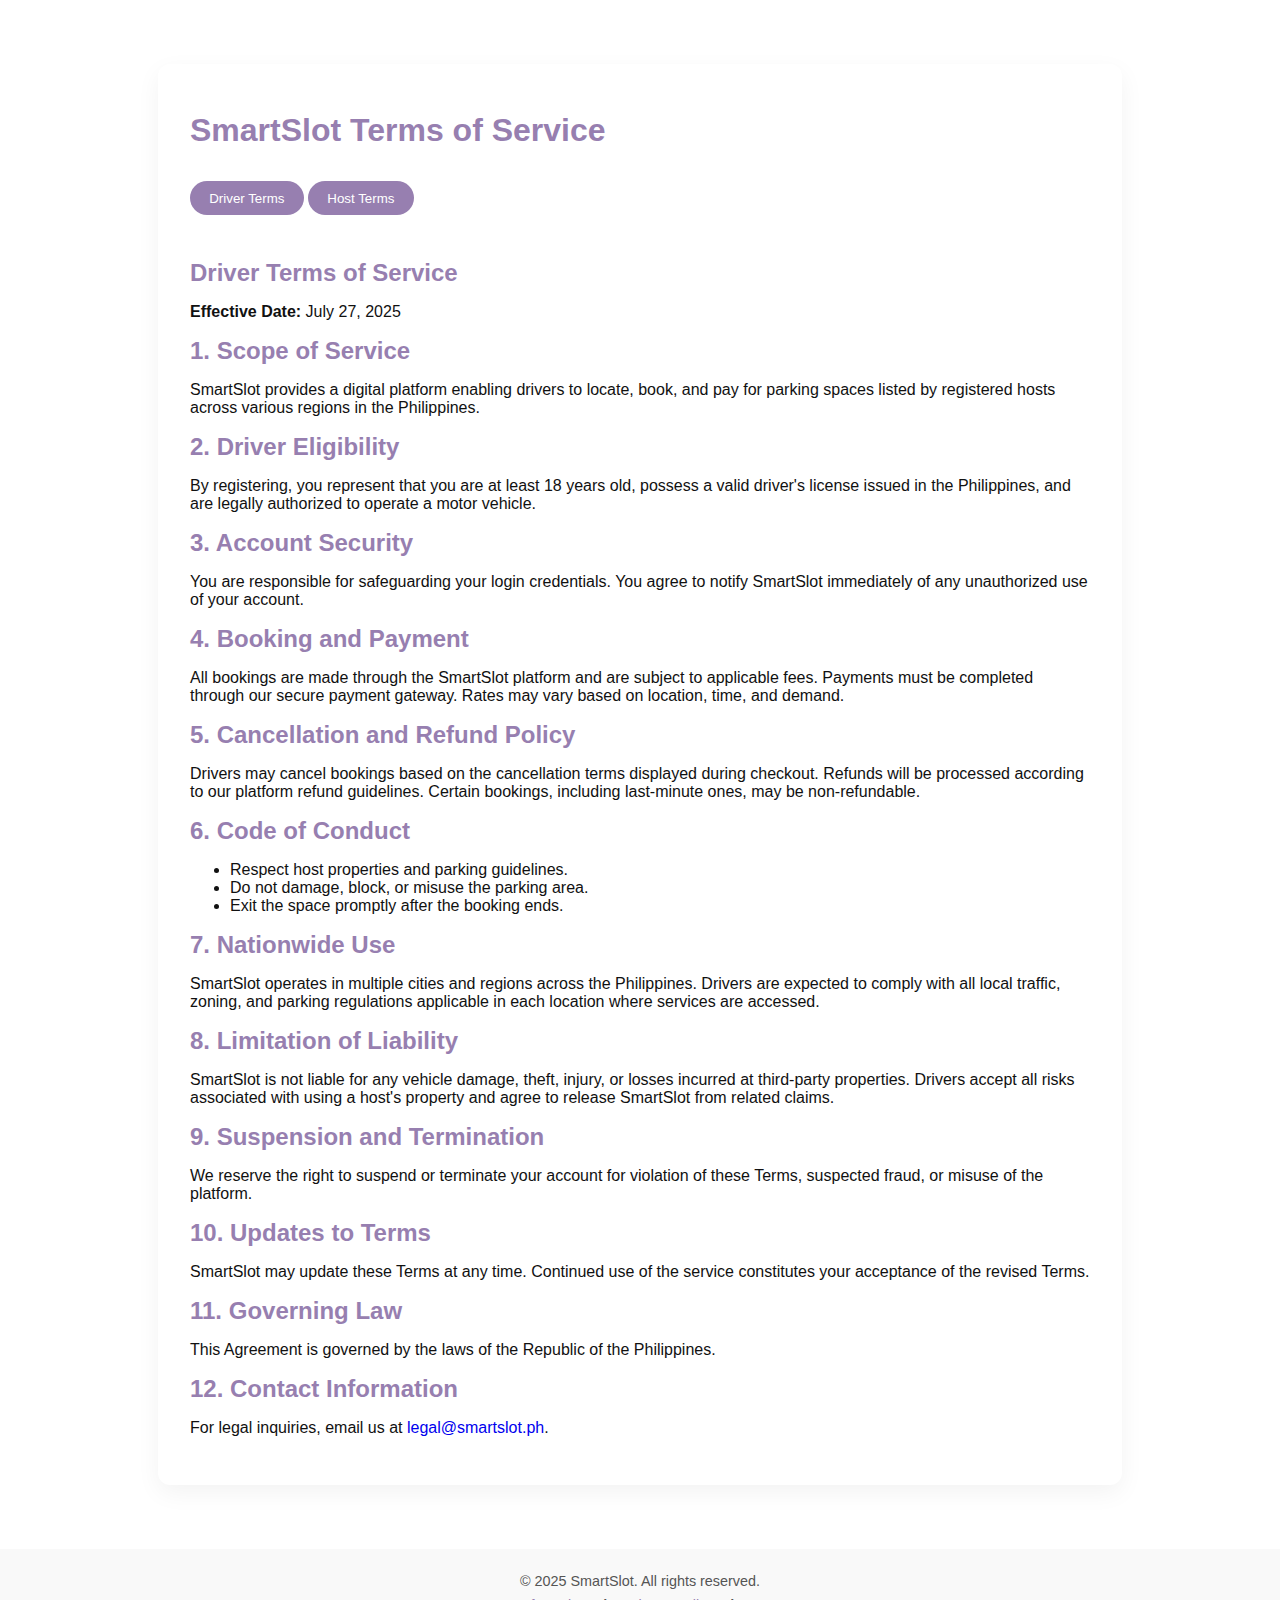
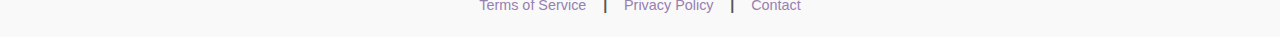
<file: terms-of-service.html>
<!-- terms-of-service.html -->
<!DOCTYPE html>
<html lang="en">
<head>
  <meta charset="UTF-8" />
  <meta name="viewport" content="width=device-width, initial-scale=1.0"/>
  <title>SmartSlot Terms of Service</title>
  <link rel="stylesheet" href="style.css" />
  <style>
    .terms-container {
      max-width: 900px;
      margin: 4rem auto;
      padding: 2rem;
      background: white;
      border-radius: 12px;
      box-shadow: 0 8px 24px rgba(0,0,0,0.05);
    }
    .toggle-btn {
      display: inline-block;
      margin: 1rem 0;
      padding: 0.6rem 1.2rem;
      border: none;
      background-color: #977fb0;
      color: white;
      border-radius: 50px;
      cursor: pointer;
    }
    .tos-section {
      display: none;
      padding-top: 1rem;
    }
    .tos-section.active {
      display: block;
    }
  </style>
</head>
<body>
  <div class="terms-container">
    <h1>SmartSlot Terms of Service</h1>

    <div>
      <button class="toggle-btn" onclick="toggleTOS('driver')">Driver Terms</button>
      <button class="toggle-btn" onclick="toggleTOS('host')">Host Terms</button>
    </div>

    <div id="driver" class="tos-section active">
      <!-- Paste full Driver Terms of Service here -->
      <h2>Driver Terms of Service</h2>
      <p><strong>Effective Date:</strong> July 27, 2025</p>
       <h2>1. Scope of Service</h2>
    <p>SmartSlot provides a digital platform enabling drivers to locate, book, and pay for parking spaces listed by registered hosts across various regions in the Philippines.</p>

    <h2>2. Driver Eligibility</h2>
    <p>By registering, you represent that you are at least 18 years old, possess a valid driver's license issued in the Philippines, and are legally authorized to operate a motor vehicle.</p>

    <h2>3. Account Security</h2>
    <p>You are responsible for safeguarding your login credentials. You agree to notify SmartSlot immediately of any unauthorized use of your account.</p>

    <h2>4. Booking and Payment</h2>
    <p>All bookings are made through the SmartSlot platform and are subject to applicable fees. Payments must be completed through our secure payment gateway. Rates may vary based on location, time, and demand.</p>

    <h2>5. Cancellation and Refund Policy</h2>
    <p>Drivers may cancel bookings based on the cancellation terms displayed during checkout. Refunds will be processed according to our platform refund guidelines. Certain bookings, including last-minute ones, may be non-refundable.</p>

    <h2>6. Code of Conduct</h2>
    <ul>
      <li>Respect host properties and parking guidelines.</li>
      <li>Do not damage, block, or misuse the parking area.</li>
      <li>Exit the space promptly after the booking ends.</li>
    </ul>

    <h2>7. Nationwide Use</h2>
    <p>SmartSlot operates in multiple cities and regions across the Philippines. Drivers are expected to comply with all local traffic, zoning, and parking regulations applicable in each location where services are accessed.</p>

    <h2>8. Limitation of Liability</h2>
    <p>SmartSlot is not liable for any vehicle damage, theft, injury, or losses incurred at third-party properties. Drivers accept all risks associated with using a host's property and agree to release SmartSlot from related claims.</p>

    <h2>9. Suspension and Termination</h2>
    <p>We reserve the right to suspend or terminate your account for violation of these Terms, suspected fraud, or misuse of the platform.</p>

    <h2>10. Updates to Terms</h2>
    <p>SmartSlot may update these Terms at any time. Continued use of the service constitutes your acceptance of the revised Terms.</p>

    <h2>11. Governing Law</h2>
    <p>This Agreement is governed by the laws of the Republic of the Philippines.</p>

    <h2>12. Contact Information</h2>
    <p>For legal inquiries, email us at <a href="mailto:legal@smartslot.ph">legal@smartslot.ph</a>.</p>
    </div>

    <div id="host" class="tos-section">
      <!-- Paste full Host Terms of Service here -->
      <h2>Host Terms of Service</h2>
      <p><strong>Effective Date:</strong> July 27, 2025</p>
      <h2>1. Eligibility</h2>
    <p>You must be 18 or older and legally authorized to list a parking space. This includes owning the space or having permission to rent it out.</p>

    <h2>2. Your Responsibilities as a Host</h2>
    <ul>
      <li>Provide accurate and complete listing information (location, price, availability, rules).</li>
      <li>Ensure your space is clean, safe, and accessible for drivers.</li>
      <li>Honor confirmed bookings and communicate with renters promptly.</li>
      <li>Comply with all relevant property, zoning, and safety laws.</li>
    </ul>

    <h2>3. Payments and Fees</h2>
    <p>You’ll be paid for bookings after deducting SmartSlot’s service fee. Payouts are processed through your linked payment method.</p>

    <h2>4. Cancellations and Account Status</h2>
    <p>Frequent cancellations or unresolved complaints may lead to penalties or suspension. Keep your listing accurate and updated.</p>

    <h2>5. Liability and Insurance</h2>
    <p>SmartSlot is not responsible for any damage, theft, or injuries on your property. We recommend securing your own insurance coverage.</p>

    <h2>6. Content and Listings</h2>
    <p>By listing, you grant SmartSlot the right to show your listing details on the platform. Don’t include misleading, false, or offensive content.</p>

    <h2>7. Modifications</h2>
    <p>We may update these Terms at any time. Continued use of the platform means you agree to the updated version.</p>

    <h2>8. Governing Law</h2>
    <p>This Agreement is governed by the laws of the Republic of the Philippines.</p>

    <h2>9. Contact</h2>
    <p>For questions or legal concerns, email us at <a href="mailto:legal.smartslot@gmail.com">legal.smartslot@gmail.com</a>.</p>
    </div>
  </div>

  <script>
    function toggleTOS(section) {
      document.querySelectorAll('.tos-section').forEach(div => {
        div.classList.remove('active');
      });
      document.getElementById(section).classList.add('active');
    }
  </script>

  <footer style="background: #f9f9f9; padding: 1.5rem 2rem; text-align: center; font-family: 'Inter', sans-serif; font-size: 0.9rem; color: #555;">
  <p style="margin: 0 0 0.5rem 0;">&copy; 2025 SmartSlot. All rights reserved.</p>
  <nav style="font-weight: 600;">
    <a href="terms-of-service.html" style="color: #977fb0; text-decoration: none; margin: 0 0.8rem;">Terms of Service</a> |
    <a href="privacy.html" style="color: #977fb0; text-decoration: none; margin: 0 0.8rem;">Privacy Policy</a> |
    <a href="contact.html" style="color: #977fb0; text-decoration: none; margin: 0 0.8rem;">Contact</a>
  </nav>
</footer>
</body>
</html>
</file>
<file: style.css>
/* Base */
body {
  margin: 0;
  font-family: 'Inter', sans-serif;
  background: #fff;
  color: #111;
  position: relative;
  overflow-x: hidden;
}

h1, h2, h3 {
  margin: 0.5em 0;
  color: #977fb0;
}

a {
  transition: all 0.2s ease;
  text-decoration: none;
}

/* Reusable Buttons */
.btn-primary, .btn-secondary, .btn-alt {
  display: inline-block;
  border-radius: 999px;
  padding: 0.75rem 1.75rem;
  font-weight: 600;
  text-align: center;
}

.btn-primary {
  background: #977fb0;
  color: white;
}

.btn-primary:hover {
  background: #5b21b6;
}

.btn-secondary {
  background: #ebc965;
  color: #111;
}

.btn-secondary:hover {
  background: #e6c507;
}

.btn-alt {
  background: #ffffff;
  color: #977fb0;
  border: 2px solid #977fb0;
}

.btn-alt:hover {
  background: #f4ebff;
}

/* Header */
header {
  display: flex;
  justify-content: space-between;
  align-items: center;
  padding: 1.2rem 2rem;
  background: white;
  position: sticky;
  top: 0;
  box-shadow: 0 2px 6px rgba(0,0,0,0.05);
  z-index: 10;
}

.logo {
  font-size: 1.6rem;
  font-weight: bold;
  color: #977fb0;
}

.logo-img {
  height: 50px;
  object-fit: contain;
  vertical-align: middle;
}

nav a {
  margin-left: 1rem;
  color: #333;
  font-weight: 500;
}

/* Hero Section */
.hero {
  text-align: center;
  padding: 6rem 2rem;
  background: #ebc965;
  position: relative;
  overflow: hidden;
}

.hero h1 {
  font-size: 2.6rem;
  color: #111;
}

.hero p {
  font-size: 1.2rem;
  margin-bottom: 2rem;
}

.bubbles {
  position: absolute;
  top: 0;
  left: 0;
  width: 100%;
  height: 100%;
  pointer-events: none;
  z-index: 0;
}

.bubble {
  position: absolute;
  border-radius: 50%;
  background: rgba(124, 58, 237, 0.1);
  animation: float 10s infinite ease-in-out;
}

.bubble:nth-child(1) {
  width: 80px;
  height: 80px;
  top: 20%;
  left: 10%;
}

.bubble:nth-child(2) {
  width: 100px;
  height: 100px;
  top: 60%;
  left: 75%;
}

.bubble:nth-child(3) {
  width: 60px;
  height: 60px;
  top: 80%;
  left: 20%;
}

@keyframes float {
  0%, 100% { transform: translateY(0px); }
  50% { transform: translateY(-20px); }
}

/* Content Sections */
section {
  padding: 4rem 2rem;
  position: relative;
  z-index: 1;
}

.section-box {
  max-width: 1000px;
  margin: 0 auto;
  padding: 2.5rem;
  background: #f9f9f9;
  border-radius: 1.5rem;
  box-shadow: 0 4px 12px rgba(0,0,0,0.05);
}

/* Split Cards */
.options {
  display: flex;
  justify-content: center;
  gap: 2rem;
  flex-wrap: wrap;
  margin-top: 2rem;
}

.option-card {
  flex: 1 1 300px;
  padding: 2rem;
  border-radius: 1.5rem;
  background: #fff;
  border: 2px solid #ebc965;
  transition: all 0.2s ease;
  box-shadow: 0 4px 10px rgba(0,0,0,0.05);
}

.option-card:hover {
  background: #fff8d6;
  border-color: #977fb0;
  transform: translateY(-5px);
}

/* Steps */
.steps {
  display: flex;
  justify-content: center;
  flex-wrap: wrap;
  gap: 2rem;
  margin-top: 2rem;
}

.step {
  flex: 1 1 250px;
  padding: 2rem;
  background: #f4ebff;
  border: 2px solid #977fb0;
  border-radius: 1.25rem;
}

/* Benefits List */
.benefits ul {
  list-style: none;
  padding-left: 0;
}

.benefits li {
  margin: 1rem 0;
  padding: 0.5rem 1rem;
  border-left: 6px solid #ebc965;
}

/* Footer */
footer {
  text-align: center;
  padding: 2rem;
  background: #977fb0;
  color: #ebc965;
  font-size: 0.9rem;
}

/* Mobile Responsiveness */
@media (max-width: 768px) {
  header {
    flex-direction: column;
    align-items: flex-start;
  }

  nav {
    display: flex;
    flex-wrap: wrap;
    width: 100%;
    gap: 0.5rem;
    margin-top: 1rem;
  }

  .hero {
    padding: 4rem 1.5rem;
  }

  .hero h1 {
    font-size: 2rem;
  }

  .steps, .options {
    flex-direction: column;
  }

  .btn-primary, .btn-secondary, .btn-alt {
    width: 100%;
    max-width: 300px;
    margin: 0.5rem auto;
  }

  .section-box {
    padding: 1.5rem;
  }
}

/* === ANIMATION UTILITIES === */
.animate {
  opacity: 0;
  transform: translateY(30px);
  transition: opacity 0.6s ease-out, transform 0.6s ease-out;
}

.animate.show {
  opacity: 1;
  transform: translateY(0);
}

.fade-in {
  animation: fadeIn 1s ease forwards;
}

@keyframes fadeIn {
  0% { opacity: 0; }
  100% { opacity: 1; }
}

/* Dropdown Container */
.dropdown {
  position: relative;
  display: inline-block;
}

.dropdown-content {
  display: none;
  position: absolute;
  background-color: white;
  box-shadow: 0px 8px 20px rgba(0,0,0,0.1);
  border-radius: 1rem;
  z-index: 10;
  min-width: 160px;
  overflow: hidden;
}

.dropdown-content a {
  color: #4B4B4B;
  padding: 12px 16px;
  display: block;
  text-decoration: none;
  font-weight: 500;
}

.dropdown-content a:hover {
  background-color: #f3f3f3;
}

.dropdown:hover .dropdown-content,
.dropdown:focus-within .dropdown-content {
  display: block;
}

.join-dropdown {
  margin-top: 1rem;
}

.modal {
  display: none;
  position: fixed;
  z-index: 99;
  left: 0;
  top: 0;
  width: 100%;
  height: 100%;
  overflow: auto;
  background: rgba(0,0,0,0.4);
}

.modal-content {
  background-color: #fff;
  margin: 5% auto;
  padding: 2rem;
  border: none;
  border-radius: 1.5rem;
  width: 90%;
  max-width: 500px;
  box-shadow: 0 0 20px rgba(0,0,0,0.3);
  animation: fadeInModal 0.3s ease;
}

@keyframes fadeInModal {
  from { transform: translateY(20px); opacity: 0; }
  to { transform: translateY(0); opacity: 1; }
}

.close {
  color: #aaa;
  float: right;
  font-size: 24px;
  font-weight: bold;
  cursor: pointer;
}

.close:hover {
  color: #977fb0;
}

.modal-content input,
.modal-content select {
  width: 100%;
  padding: 0.75rem;
  margin-bottom: 1rem;
  border-radius: 9999px;
  border: 1px solid #ccc;
  font-size: 1rem;
  box-sizing: border-box;
}

.btn-submit {
  width: 100%;
  background-color: #ebc965;
  color: #000;
  font-weight: bold;
  border: none;
  padding: 0.8rem;
  border-radius: 9999px;
  cursor: pointer;
  transition: background 0.3s;
}

.btn-submit:hover {
  background-color: #f4c600;
}
</file>
